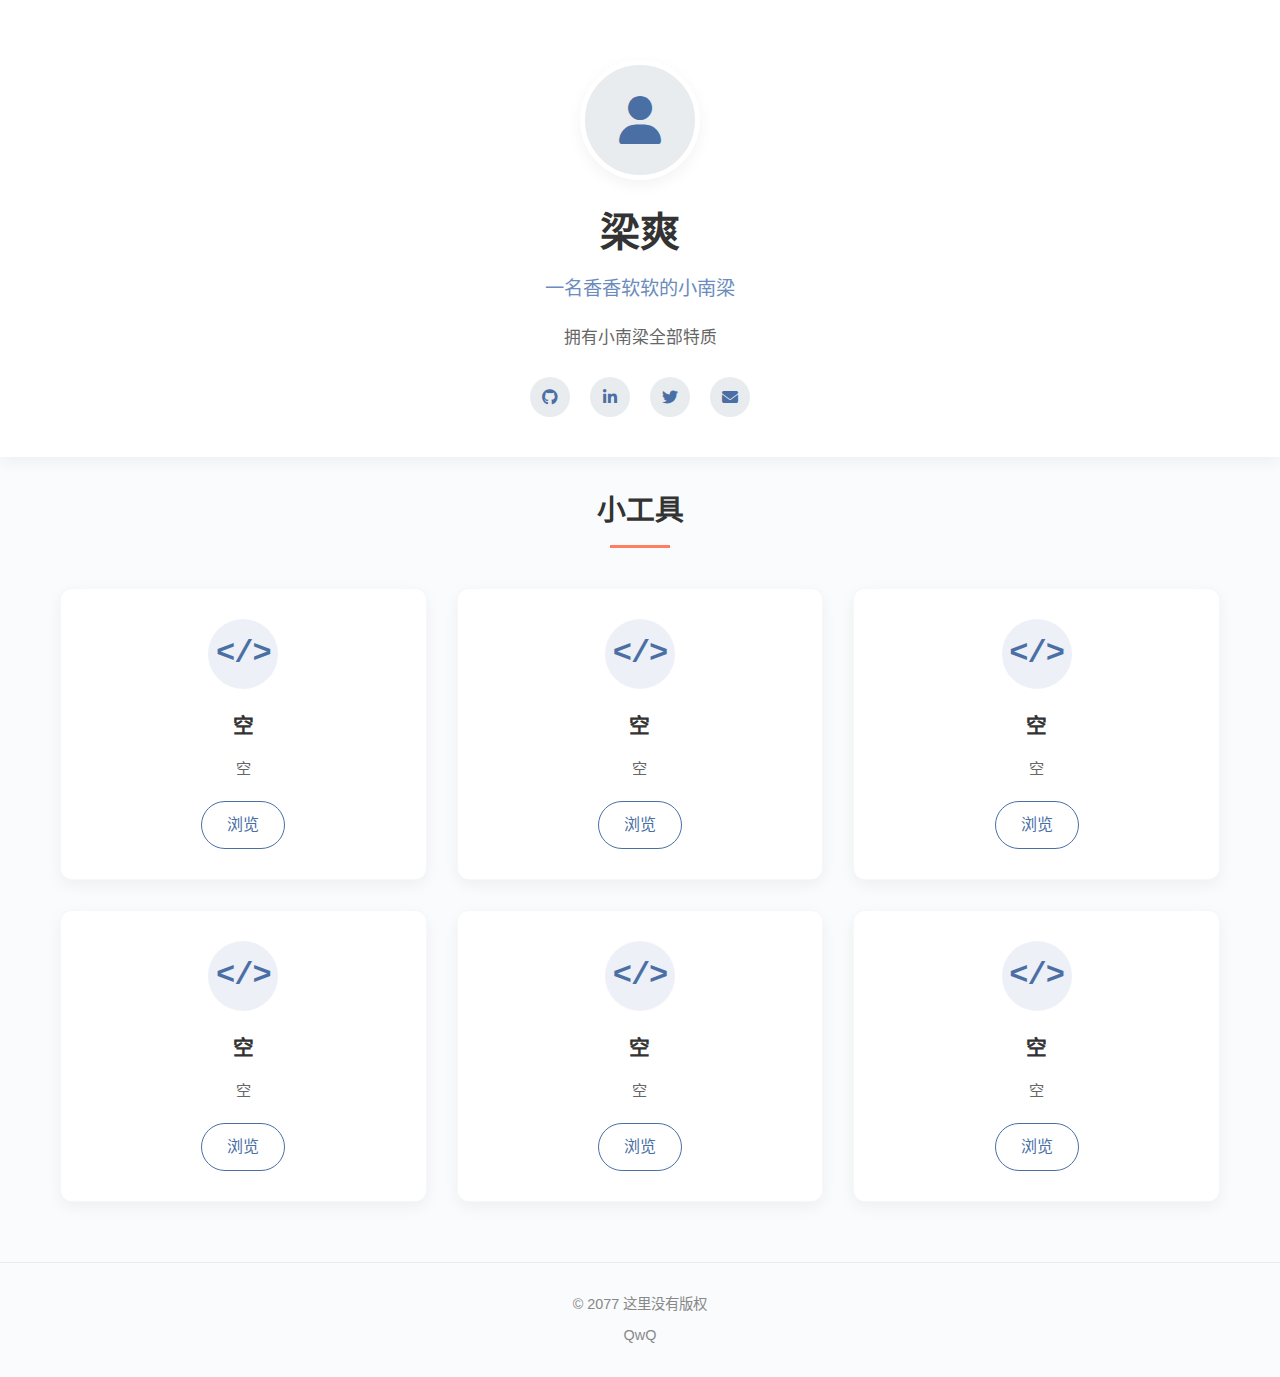
<file: index.html>
<!DOCTYPE html>
<html lang="zh-CN">
<head>
    <meta charset="UTF-8">
    <meta name="viewport" content="width=device-width, initial-scale=1.0">
    <title>OvO</title>
    <link rel="stylesheet" href="https://cdnjs.cloudflare.com/ajax/libs/font-awesome/6.4.0/css/all.min.css">
    <style>
        * {
            margin: 0;
            padding: 0;
            box-sizing: border-box;
            font-family: 'Segoe UI', 'Microsoft YaHei', sans-serif;
        }
        
        :root {
            --primary-color: #4a6fa5;
            --secondary-color: #6b8cbc;
            --accent-color: #ff7e5f;
            --light-color: #f8f9fa;
            --dark-color: #333;
            --gray-color: #e9ecef;
            --shadow: 0 5px 15px rgba(0, 0, 0, 0.05);
            --transition: all 0.3s ease;
        }
        
        body {
            background-color: #f9fbfd;
            color: var(--dark-color);
            line-height: 1.6;
        }
        
        .container {
            max-width: 1200px;
            margin: 0 auto;
            padding: 0 20px;
        }
        
        /* 头部区域 */
        header {
            padding: 60px 0 40px;
            text-align: center;
            background-color: white;
            margin-bottom: 30px;
            box-shadow: var(--shadow);
        }
        
        .avatar {
            width: 120px;
            height: 120px;
            border-radius: 50%;
            object-fit: cover;
            border: 5px solid white;
            box-shadow: var(--shadow);
            margin-bottom: 20px;
            background-color: var(--gray-color);
            display: flex;
            align-items: center;
            justify-content: center;
            margin: 0 auto 20px;
            font-size: 48px;
            color: var(--primary-color);
        }
        
        .name {
            font-size: 2.5rem;
            margin-bottom: 10px;
            color: var(--dark-color);
            font-weight: 600;
        }
        
        .title {
            font-size: 1.2rem;
            color: var(--secondary-color);
            margin-bottom: 20px;
            font-weight: 400;
        }
        
        .description {
            max-width: 600px;
            margin: 0 auto 25px;
            color: #666;
            font-size: 1.05rem;
        }
        
        .social-links {
            display: flex;
            justify-content: center;
            gap: 20px;
        }
        
        .social-link {
            display: inline-flex;
            align-items: center;
            justify-content: center;
            width: 40px;
            height: 40px;
            border-radius: 50%;
            background-color: var(--gray-color);
            color: var(--primary-color);
            text-decoration: none;
            transition: var(--transition);
        }
        
        .social-link:hover {
            background-color: var(--primary-color);
            color: white;
            transform: translateY(-3px);
        }
        
        /* 工具卡片区域 */
        .section-title {
            text-align: center;
            margin-bottom: 40px;
            font-size: 1.8rem;
            color: var(--dark-color);
            position: relative;
            padding-bottom: 15px;
        }
        
        .section-title::after {
            content: '';
            position: absolute;
            width: 60px;
            height: 3px;
            background-color: var(--accent-color);
            bottom: 0;
            left: 50%;
            transform: translateX(-50%);
        }
        
        .tools-grid {
            display: grid;
            grid-template-columns: repeat(auto-fill, minmax(280px, 1fr));
            gap: 30px;
            margin-bottom: 60px;
        }
        
        .tool-card {
            background-color: white;
            border-radius: 12px;
            padding: 30px;
            box-shadow: var(--shadow);
            transition: var(--transition);
            text-align: center;
            border: 1px solid rgba(0, 0, 0, 0.03);
        }
        
        .tool-card:hover {
            transform: translateY(-10px);
            box-shadow: 0 15px 30px rgba(0, 0, 0, 0.08);
        }
        
        .tool-icon {
            width: 70px;
            height: 70px;
            border-radius: 50%;
            background-color: rgba(74, 111, 165, 0.1);
            display: flex;
            align-items: center;
            justify-content: center;
            margin: 0 auto 20px;
            color: var(--primary-color);
            font-size: 28px;
            font-weight: 700;
        }
        
        .tool-icon.code-icon {
            font-family: monospace;
            font-size: 32px;
            letter-spacing: -1px;
        }
        
        .tool-title {
            font-size: 1.3rem;
            margin-bottom: 15px;
            color: var(--dark-color);
        }
        
        .tool-description {
            color: #666;
            margin-bottom: 20px;
            font-size: 0.95rem;
        }
        
        .tool-link {
            display: inline-block;
            padding: 10px 25px;
            background-color: transparent;
            color: var(--primary-color);
            border: 1.5px solid var(--primary-color);
            border-radius: 30px;
            text-decoration: none;
            font-weight: 500;
            transition: var(--transition);
        }
        
        .tool-link:hover {
            background-color: var(--primary-color);
            color: white;
        }
        
        /* 页脚 */
        footer {
            text-align: center;
            padding: 30px 0;
            color: #888;
            font-size: 0.9rem;
            border-top: 1px solid var(--gray-color);
            margin-top: 30px;
        }
        
        /* 响应式设计 */
        @media (max-width: 768px) {
            .name {
                font-size: 2rem;
            }
            
            .tools-grid {
                grid-template-columns: 1fr;
            }
            
            header {
                padding: 40px 0 30px;
            }
        }
        
        @media (max-width: 480px) {
            .name {
                font-size: 1.8rem;
            }
            
            .title {
                font-size: 1.1rem;
            }
            
            .tool-card {
                padding: 25px 20px;
            }
        }
    </style>
</head>
<body>
    <header>
        <div class="container">
            <div class="avatar">
                <i class="fas fa-user"></i>
            </div>
            <h1 class="name">梁爽</h1>
            <p class="title">一名香香软软的小南梁</p>
            <p class="description">拥有小南梁全部特质</p>
            <div class="social-links">
                <a href="#" class="social-link">
                    <i class="fab fa-github"></i>
                </a>
                <a href="#" class="social-link">
                    <i class="fab fa-linkedin-in"></i>
                </a>
                <a href="#" class="social-link">
                    <i class="fab fa-twitter"></i>
                </a>
                <a href="#" class="social-link">
                    <i class="fas fa-envelope"></i>
                </a>
            </div>
        </div>
    </header>
    
    <main class="container">
        <h2 class="section-title">小工具</h2>
        
        <div class="tools-grid">
            <!-- 工具卡片1 -->
            <div class="tool-card">
                <div class="tool-icon code-icon">
                    &lt;/&gt;
                </div>
                <h3 class="tool-title">空</h3>
                <p class="tool-description">空</p>
                <a href="#" class="tool-link">浏览</a>
            </div>
            
            <!-- 工具卡片2 -->
            <div class="tool-card">
                <div class="tool-icon code-icon">
                    &lt;/&gt;
                </div>
                <h3 class="tool-title">空</h3>
                <p class="tool-description">空</p>
                <a href="#" class="tool-link">浏览</a>
            </div>
            
            <!-- 工具卡片3 -->
            <div class="tool-card">
                <div class="tool-icon code-icon">
                    &lt;/&gt;
                </div>
                <h3 class="tool-title">空</h3>
                <p class="tool-description">空</p>
                <a href="#" class="tool-link">浏览</a>
            </div>
            
            <!-- 工具卡片4 -->
            <div class="tool-card">
                <div class="tool-icon code-icon">
                    &lt;/&gt;
                </div>
                <h3 class="tool-title">空</h3>
                <p class="tool-description">空</p>
                <a href="#" class="tool-link">浏览</a>
            </div>
            
            <!-- 工具卡片5 -->
            <div class="tool-card">
                <div class="tool-icon code-icon">
                    &lt;/&gt;
                </div>
                <h3 class="tool-title">空</h3>
                <p class="tool-description">空</p>
                <a href="#" class="tool-link">浏览</a>
            </div>
            
            <!-- 工具卡片6 -->
            <div class="tool-card">
                <div class="tool-icon code-icon">
                    &lt;/&gt;
                </div>
                <h3 class="tool-title">空</h3>
                <p class="tool-description">空</p>
                <a href="#" class="tool-link">浏览</a>
            </div>
        </div>
    </main>
    
    <footer>
        <div class="container">
            <p>© 2077 这里没有版权</p>
            <p style="margin-top: 8px;">QwQ</p>
        </div>
    </footer>

    <script>
        // 为卡片添加点击效果
        document.addEventListener('DOMContentLoaded', function() {
            const toolCards = document.querySelectorAll('.tool-card');
            
            toolCards.forEach(card => {
                card.addEventListener('click', function(e) {
                    // 防止链接点击时触发卡片效果
                    if (e.target.tagName === 'A') return;
                    
                    const link = this.querySelector('.tool-link');
                    if (link) {
                        link.style.transform = 'scale(0.95)';
                        setTimeout(() => {
                            link.style.transform = '';
                        }, 200);
                    }
                });
            });
            
            // 社交图标悬停效果增强
            const socialLinks = document.querySelectorAll('.social-link');
            socialLinks.forEach(link => {
                link.addEventListener('mouseenter', function() {
                    this.style.transform = 'translateY(-5px) scale(1.1)';
                });
                
                link.addEventListener('mouseleave', function() {
                    this.style.transform = 'translateY(0) scale(1)';
                });
            });
            
            // 为代码图标添加特殊悬停效果
            const codeIcons = document.querySelectorAll('.code-icon');
            codeIcons.forEach(icon => {
                icon.addEventListener('mouseenter', function() {
                    this.style.backgroundColor = 'rgba(74, 111, 165, 0.2)';
                    this.style.transform = 'rotate(10deg)';
                });
                
                icon.addEventListener('mouseleave', function() {
                    this.style.backgroundColor = 'rgba(74, 111, 165, 0.1)';
                    this.style.transform = 'rotate(0deg)';
                });
            });
        });
    </script>
</body>
</html>
</file>
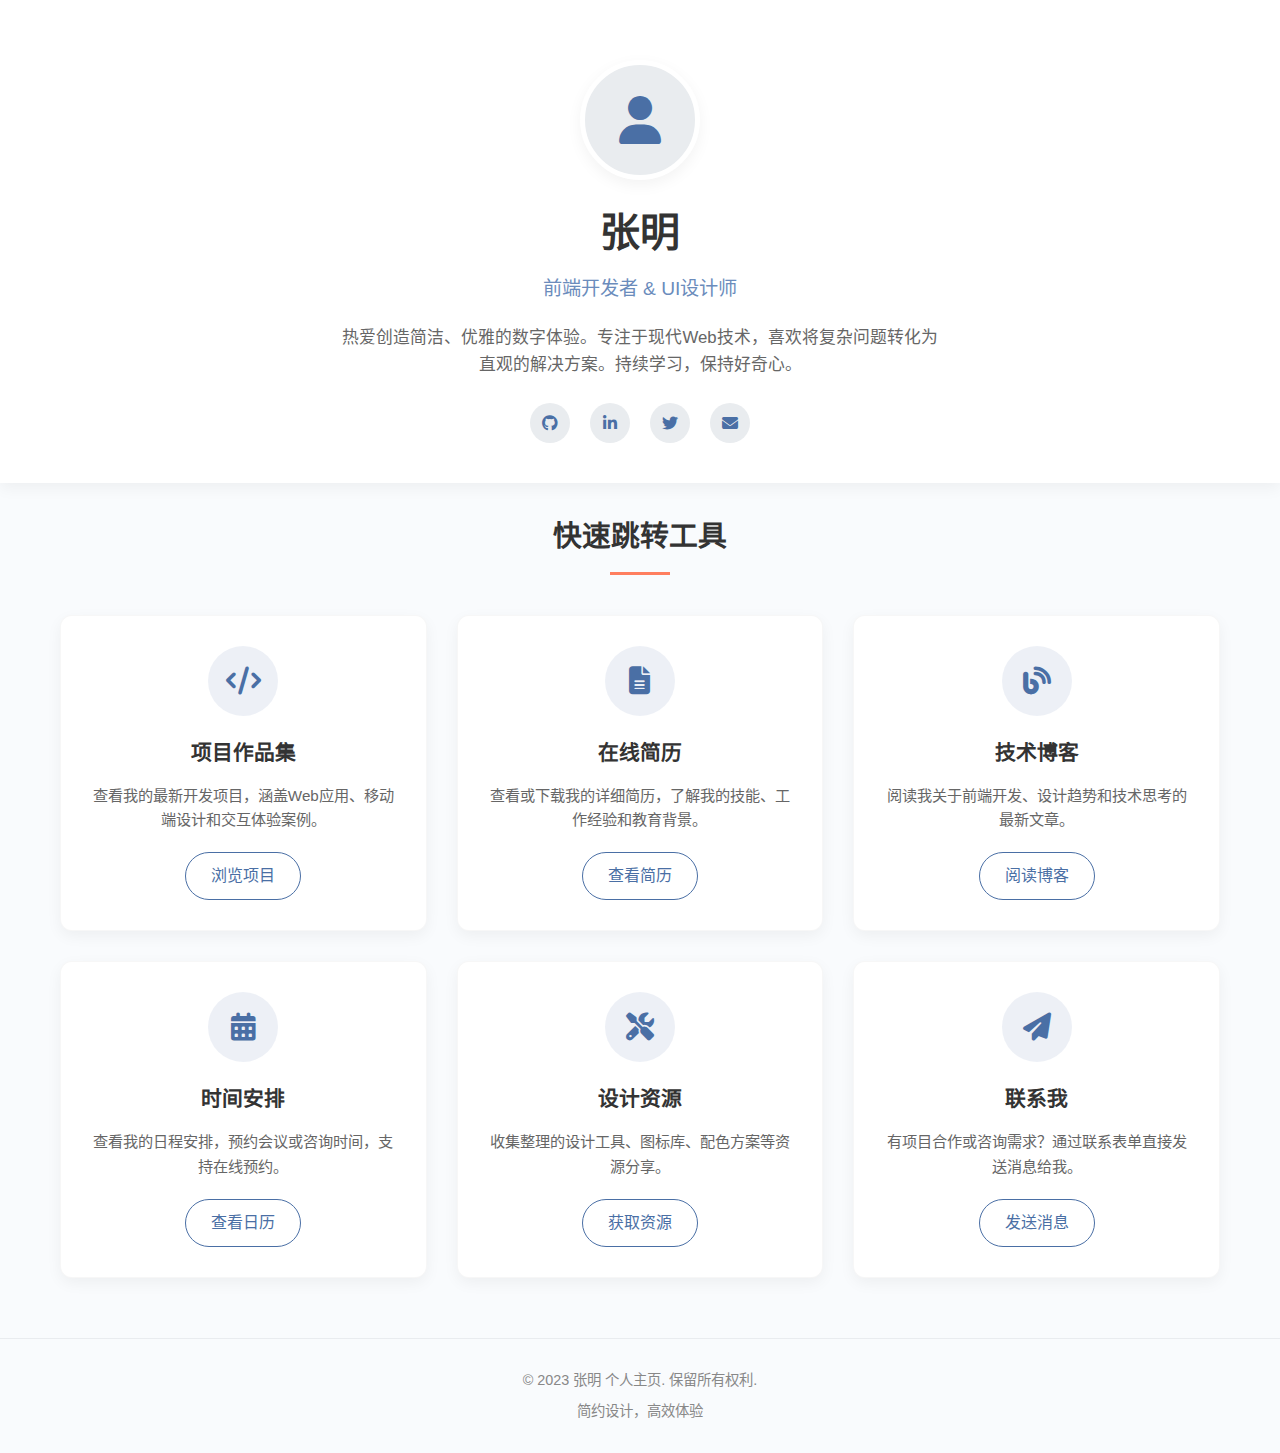
<file: deepseek_html_20260118_bc7d24.html>
<!DOCTYPE html>
<html lang="zh-CN">
<head>
    <meta charset="UTF-8">
    <meta name="viewport" content="width=device-width, initial-scale=1.0">
    <title>简约个人主页</title>
    <link rel="stylesheet" href="https://cdnjs.cloudflare.com/ajax/libs/font-awesome/6.4.0/css/all.min.css">
    <style>
        * {
            margin: 0;
            padding: 0;
            box-sizing: border-box;
            font-family: 'Segoe UI', 'Microsoft YaHei', sans-serif;
        }
        
        :root {
            --primary-color: #4a6fa5;
            --secondary-color: #6b8cbc;
            --accent-color: #ff7e5f;
            --light-color: #f8f9fa;
            --dark-color: #333;
            --gray-color: #e9ecef;
            --shadow: 0 5px 15px rgba(0, 0, 0, 0.05);
            --transition: all 0.3s ease;
        }
        
        body {
            background-color: #f9fbfd;
            color: var(--dark-color);
            line-height: 1.6;
        }
        
        .container {
            max-width: 1200px;
            margin: 0 auto;
            padding: 0 20px;
        }
        
        /* 头部区域 */
        header {
            padding: 60px 0 40px;
            text-align: center;
            background-color: white;
            margin-bottom: 30px;
            box-shadow: var(--shadow);
        }
        
        .avatar {
            width: 120px;
            height: 120px;
            border-radius: 50%;
            object-fit: cover;
            border: 5px solid white;
            box-shadow: var(--shadow);
            margin-bottom: 20px;
            background-color: var(--gray-color);
            display: flex;
            align-items: center;
            justify-content: center;
            margin: 0 auto 20px;
            font-size: 48px;
            color: var(--primary-color);
        }
        
        .name {
            font-size: 2.5rem;
            margin-bottom: 10px;
            color: var(--dark-color);
            font-weight: 600;
        }
        
        .title {
            font-size: 1.2rem;
            color: var(--secondary-color);
            margin-bottom: 20px;
            font-weight: 400;
        }
        
        .description {
            max-width: 600px;
            margin: 0 auto 25px;
            color: #666;
            font-size: 1.05rem;
        }
        
        .social-links {
            display: flex;
            justify-content: center;
            gap: 20px;
        }
        
        .social-link {
            display: inline-flex;
            align-items: center;
            justify-content: center;
            width: 40px;
            height: 40px;
            border-radius: 50%;
            background-color: var(--gray-color);
            color: var(--primary-color);
            text-decoration: none;
            transition: var(--transition);
        }
        
        .social-link:hover {
            background-color: var(--primary-color);
            color: white;
            transform: translateY(-3px);
        }
        
        /* 工具卡片区域 */
        .section-title {
            text-align: center;
            margin-bottom: 40px;
            font-size: 1.8rem;
            color: var(--dark-color);
            position: relative;
            padding-bottom: 15px;
        }
        
        .section-title::after {
            content: '';
            position: absolute;
            width: 60px;
            height: 3px;
            background-color: var(--accent-color);
            bottom: 0;
            left: 50%;
            transform: translateX(-50%);
        }
        
        .tools-grid {
            display: grid;
            grid-template-columns: repeat(auto-fill, minmax(280px, 1fr));
            gap: 30px;
            margin-bottom: 60px;
        }
        
        .tool-card {
            background-color: white;
            border-radius: 12px;
            padding: 30px;
            box-shadow: var(--shadow);
            transition: var(--transition);
            text-align: center;
            border: 1px solid rgba(0, 0, 0, 0.03);
        }
        
        .tool-card:hover {
            transform: translateY(-10px);
            box-shadow: 0 15px 30px rgba(0, 0, 0, 0.08);
        }
        
        .tool-icon {
            width: 70px;
            height: 70px;
            border-radius: 50%;
            background-color: rgba(74, 111, 165, 0.1);
            display: flex;
            align-items: center;
            justify-content: center;
            margin: 0 auto 20px;
            color: var(--primary-color);
            font-size: 28px;
        }
        
        .tool-title {
            font-size: 1.3rem;
            margin-bottom: 15px;
            color: var(--dark-color);
        }
        
        .tool-description {
            color: #666;
            margin-bottom: 20px;
            font-size: 0.95rem;
        }
        
        .tool-link {
            display: inline-block;
            padding: 10px 25px;
            background-color: transparent;
            color: var(--primary-color);
            border: 1.5px solid var(--primary-color);
            border-radius: 30px;
            text-decoration: none;
            font-weight: 500;
            transition: var(--transition);
        }
        
        .tool-link:hover {
            background-color: var(--primary-color);
            color: white;
        }
        
        /* 页脚 */
        footer {
            text-align: center;
            padding: 30px 0;
            color: #888;
            font-size: 0.9rem;
            border-top: 1px solid var(--gray-color);
            margin-top: 30px;
        }
        
        /* 响应式设计 */
        @media (max-width: 768px) {
            .name {
                font-size: 2rem;
            }
            
            .tools-grid {
                grid-template-columns: 1fr;
            }
            
            header {
                padding: 40px 0 30px;
            }
        }
        
        @media (max-width: 480px) {
            .name {
                font-size: 1.8rem;
            }
            
            .title {
                font-size: 1.1rem;
            }
            
            .tool-card {
                padding: 25px 20px;
            }
        }
    </style>
</head>
<body>
    <header>
        <div class="container">
            <div class="avatar">
                <i class="fas fa-user"></i>
            </div>
            <h1 class="name">张明</h1>
            <p class="title">前端开发者 & UI设计师</p>
            <p class="description">热爱创造简洁、优雅的数字体验。专注于现代Web技术，喜欢将复杂问题转化为直观的解决方案。持续学习，保持好奇心。</p>
            <div class="social-links">
                <a href="#" class="social-link">
                    <i class="fab fa-github"></i>
                </a>
                <a href="#" class="social-link">
                    <i class="fab fa-linkedin-in"></i>
                </a>
                <a href="#" class="social-link">
                    <i class="fab fa-twitter"></i>
                </a>
                <a href="#" class="social-link">
                    <i class="fas fa-envelope"></i>
                </a>
            </div>
        </div>
    </header>
    
    <main class="container">
        <h2 class="section-title">快速跳转工具</h2>
        
        <div class="tools-grid">
            <!-- 工具卡片1 -->
            <div class="tool-card">
                <div class="tool-icon">
                    <i class="fas fa-code"></i>
                </div>
                <h3 class="tool-title">项目作品集</h3>
                <p class="tool-description">查看我的最新开发项目，涵盖Web应用、移动端设计和交互体验案例。</p>
                <a href="#" class="tool-link">浏览项目</a>
            </div>
            
            <!-- 工具卡片2 -->
            <div class="tool-card">
                <div class="tool-icon">
                    <i class="fas fa-file-alt"></i>
                </div>
                <h3 class="tool-title">在线简历</h3>
                <p class="tool-description">查看或下载我的详细简历，了解我的技能、工作经验和教育背景。</p>
                <a href="#" class="tool-link">查看简历</a>
            </div>
            
            <!-- 工具卡片3 -->
            <div class="tool-card">
                <div class="tool-icon">
                    <i class="fas fa-blog"></i>
                </div>
                <h3 class="tool-title">技术博客</h3>
                <p class="tool-description">阅读我关于前端开发、设计趋势和技术思考的最新文章。</p>
                <a href="#" class="tool-link">阅读博客</a>
            </div>
            
            <!-- 工具卡片4 -->
            <div class="tool-card">
                <div class="tool-icon">
                    <i class="fas fa-calendar-alt"></i>
                </div>
                <h3 class="tool-title">时间安排</h3>
                <p class="tool-description">查看我的日程安排，预约会议或咨询时间，支持在线预约。</p>
                <a href="#" class="tool-link">查看日历</a>
            </div>
            
            <!-- 工具卡片5 -->
            <div class="tool-card">
                <div class="tool-icon">
                    <i class="fas fa-tools"></i>
                </div>
                <h3 class="tool-title">设计资源</h3>
                <p class="tool-description">收集整理的设计工具、图标库、配色方案等资源分享。</p>
                <a href="#" class="tool-link">获取资源</a>
            </div>
            
            <!-- 工具卡片6 -->
            <div class="tool-card">
                <div class="tool-icon">
                    <i class="fas fa-paper-plane"></i>
                </div>
                <h3 class="tool-title">联系我</h3>
                <p class="tool-description">有项目合作或咨询需求？通过联系表单直接发送消息给我。</p>
                <a href="#" class="tool-link">发送消息</a>
            </div>
        </div>
    </main>
    
    <footer>
        <div class="container">
            <p>© 2023 张明 个人主页. 保留所有权利.</p>
            <p style="margin-top: 8px;">简约设计，高效体验</p>
        </div>
    </footer>

    <script>
        // 为卡片添加点击效果
        document.addEventListener('DOMContentLoaded', function() {
            const toolCards = document.querySelectorAll('.tool-card');
            
            toolCards.forEach(card => {
                card.addEventListener('click', function(e) {
                    // 防止链接点击时触发卡片效果
                    if (e.target.tagName === 'A') return;
                    
                    const link = this.querySelector('.tool-link');
                    if (link) {
                        link.style.transform = 'scale(0.95)';
                        setTimeout(() => {
                            link.style.transform = '';
                        }, 200);
                    }
                });
            });
            
            // 社交图标悬停效果增强
            const socialLinks = document.querySelectorAll('.social-link');
            socialLinks.forEach(link => {
                link.addEventListener('mouseenter', function() {
                    this.style.transform = 'translateY(-5px) scale(1.1)';
                });
                
                link.addEventListener('mouseleave', function() {
                    this.style.transform = 'translateY(0) scale(1)';
                });
            });
        });
    </script>
</body>
</html>
</file>
